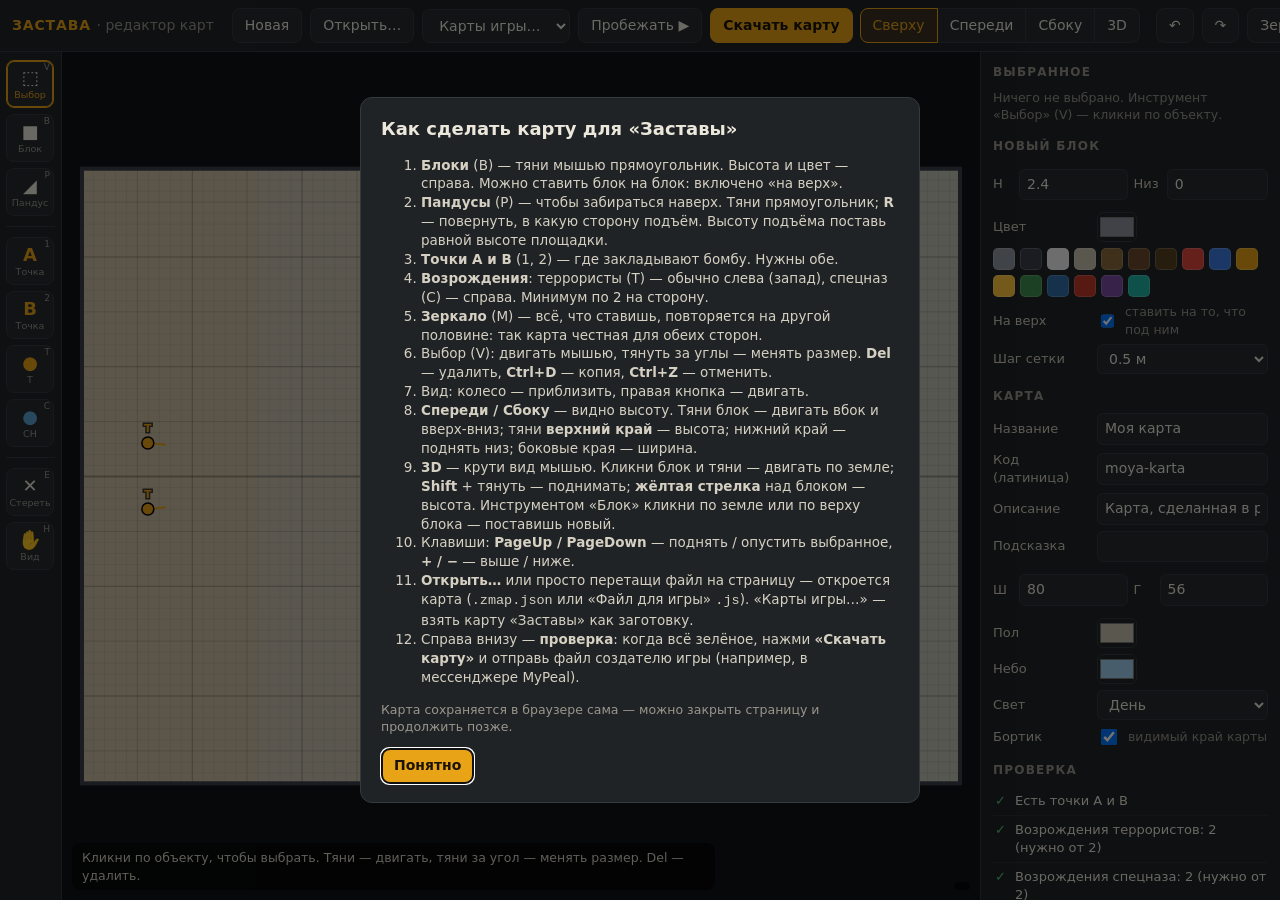
<file: editor/index.html>
<!DOCTYPE html>
<html lang="ru">
<head>
<meta charset="utf-8">
<meta name="viewport" content="width=device-width, initial-scale=1">
<title>Редактор карт — Застава</title>
<script type="importmap">
{ "imports": {
  "three": "https://cdn.jsdelivr.net/npm/three@0.169.0/build/three.module.js",
  "three/addons/": "https://cdn.jsdelivr.net/npm/three@0.169.0/examples/jsm/"
} }
</script>
<link rel="stylesheet" href="css/editor.css">
</head>
<body>
<header>
  <div class="logo">ЗАСТАВА <span>· редактор карт</span></div>
  <button class="btn" id="bNew" title="Начать новую карту">Новая</button>
  <button class="btn" id="bOpen" title="Открыть файл карты (.json)">Открыть…</button>
  <input type="file" id="fileIn" accept=".json,.zmap,.js,application/json,text/javascript" hidden>
  <select class="btn" id="officialMaps" title="Открыть карту игры как заготовку">
    <option value="">Карты игры…</option>
    <option value="arena">Арена</option>
    <option value="poligon">Полигон</option>
    <option value="port">Порт</option>
    <option value="karier">Карьер</option>
    <option value="depo">Депо</option>
    <option value="teplitsy">Теплицы</option>
    <option value="plotina">Плотина</option>
  </select>
  <button class="btn hide-sm" id="bSim" title="Пробежаться по этой карте от первого лица в симуляторе">Пробежать ▶</button>
  <button class="btn main" id="bSave" title="Скачать карту — этот файл отправляешь создателю">Скачать карту</button>
  <div class="views" id="views">
    <button class="btn on" data-view="top" title="Сверху — план (как раньше)">Сверху</button>
    <button class="btn" data-view="front" title="Спереди — видно высоту; тяни верх блока, чтобы менять высоту">Спереди</button>
    <button class="btn" data-view="side" title="Сбоку — видно высоту с другой стороны">Сбоку</button>
    <button class="btn" data-view="3d" title="3D: крутить вид, двигать блоки, тянуть жёлтую стрелку — высота">3D</button>
  </div>
  <div class="sp"></div>
  <button class="btn hide-sm" id="bUndo" title="Отменить (Ctrl+Z)">↶</button>
  <button class="btn hide-sm" id="bRedo" title="Вернуть (Ctrl+Y)">↷</button>
  <button class="btn" id="bMirror" title="Зеркально: всё, что ставишь, повторяется на другой стороне (M)">Зеркало</button>
  <button class="btn hide-sm" id="bGame" title="Для создателя игры: файл-модуль, который кладут в js/game/maps/">Файл для игры (.js)</button>
  <button class="btn" id="bHelp">?</button>
  <button class="btn" id="bProps" style="display:none">☰</button>
</header>

<div id="app">
  <nav id="tools">
    <button class="tool on" data-tool="select" title="Выбрать и двигать (V)"><kbd>V</kbd>⬚<small>Выбор</small></button>
    <button class="tool" data-tool="box" title="Блок / стена: тяни мышью (B)"><kbd>B</kbd>■<small>Блок</small></button>
    <button class="tool" data-tool="ramp" title="Пандус: тяни мышью, R — повернуть подъём (P)"><kbd>P</kbd>◢<small>Пандус</small></button>
    <div class="tools-sep"></div>
    <button class="tool" data-tool="siteA" title="Точка закладки A (1)"><kbd>1</kbd><b style="color:var(--accent)">A</b><small>Точка</small></button>
    <button class="tool" data-tool="siteB" title="Точка закладки B (2)"><kbd>2</kbd><b style="color:var(--accent)">B</b><small>Точка</small></button>
    <button class="tool" data-tool="spawnA" title="Возрождение террористов (T)"><kbd>T</kbd><b style="color:var(--t)">●</b><small>Т</small></button>
    <button class="tool" data-tool="spawnB" title="Возрождение спецназа (C)"><kbd>C</kbd><b style="color:var(--ct)">●</b><small>СН</small></button>
    <div class="tools-sep"></div>
    <button class="tool" data-tool="erase" title="Удалить: кликни по объекту (E)"><kbd>E</kbd>✕<small>Стереть</small></button>
    <button class="tool" data-tool="pan" title="Двигать вид (H). Или правая кнопка мыши"><kbd>H</kbd>✋<small>Вид</small></button>
  </nav>

  <main id="stage">
    <canvas id="plan"></canvas>
    <div id="view3d"></div>
    <div id="stageHint"></div>
    <div id="coords"></div>
  </main>

  <aside id="props">
    <h3>Выбранное</h3>
    <div id="selPanel" class="muted">Ничего не выбрано. Инструмент «Выбор» (V) — кликни по объекту.</div>

    <h3>Новый блок</h3>
    <div class="pair">
      <div class="row"><label>Н</label><input type="number" id="newH" value="2.4" step="0.1" min="0.1" title="Высота нового блока, м"></div>
      <div class="row"><label>Низ</label><input type="number" id="newY" value="0" step="0.1" min="0" title="На какой высоте низ блока, м"></div>
    </div>
    <div class="row"><label>Цвет</label><input type="color" id="newColor" value="#8e949e"></div>
    <div class="swatches" id="swatches"></div>
    <div class="row"><label>На верх</label><input type="checkbox" id="stackOn" checked><span class="muted">ставить на то, что под ним</span></div>
    <div class="row"><label>Шаг сетки</label><select id="snap"><option value="0.25">0.25 м</option><option value="0.5" selected>0.5 м</option><option value="1">1 м</option></select></div>

    <h3>Карта</h3>
    <div class="row"><label>Название</label><input type="text" id="mName" maxlength="40"></div>
    <div class="row"><label>Код (латиница)</label><input type="text" id="mId" maxlength="16"></div>
    <div class="row"><label>Описание</label><input type="text" id="mSub" maxlength="80"></div>
    <div class="row"><label>Подсказка</label><input type="text" id="mHint" maxlength="160"></div>
    <div class="pair">
      <div class="row"><label>Ш</label><input type="number" id="mW" min="30" max="200" step="2" title="Ширина карты, м"></div>
      <div class="row"><label>Г</label><input type="number" id="mD" min="30" max="200" step="2" title="Глубина карты, м"></div>
    </div>
    <div class="row"><label>Пол</label><input type="color" id="mFloor"></div>
    <div class="row"><label>Небо</label><input type="color" id="mSky"></div>
    <div class="row"><label>Свет</label><select id="mLight"><option value="day">День</option><option value="evening">Вечер</option><option value="night">Ночь</option></select></div>
    <div class="row"><label>Бортик</label><input type="checkbox" id="mBorder"><span class="muted">видимый край карты</span></div>

    <h3>Проверка</h3>
    <ul id="checks"></ul>
    <p class="muted" id="stat"></p>
  </aside>
</div>

<div id="toast"></div>

<dialog id="help">
  <h2>Как сделать карту для «Заставы»</h2>
  <ol>
    <li><b>Блоки</b> (B) — тяни мышью прямоугольник. Высота и цвет — справа. Можно ставить блок на блок: включено «на верх».</li>
    <li><b>Пандусы</b> (P) — чтобы забираться наверх. Тяни прямоугольник; <b>R</b> — повернуть, в какую сторону подъём. Высоту подъёма поставь равной высоте площадки.</li>
    <li><b>Точки A и B</b> (1, 2) — где закладывают бомбу. Нужны обе.</li>
    <li><b>Возрождения</b>: террористы (T) — обычно слева (запад), спецназ (C) — справа. Минимум по 2 на сторону.</li>
    <li><b>Зеркало</b> (M) — всё, что ставишь, повторяется на другой половине: так карта честная для обеих сторон.</li>
    <li>Выбор (V): двигать мышью, тянуть за углы — менять размер. <b>Del</b> — удалить, <b>Ctrl+D</b> — копия, <b>Ctrl+Z</b> — отменить.</li>
    <li>Вид: колесо — приблизить, правая кнопка — двигать.</li>
    <li><b>Спереди / Сбоку</b> — видно высоту. Тяни блок — двигать вбок и вверх-вниз; тяни <b>верхний край</b> — высота; нижний край — поднять низ; боковые края — ширина.</li>
    <li><b>3D</b> — крути вид мышью. Кликни блок и тяни — двигать по земле; <b>Shift</b> + тянуть — поднимать; <b>жёлтая стрелка</b> над блоком — высота. Инструментом «Блок» кликни по земле или по верху блока — поставишь новый.</li>
    <li>Клавиши: <b>PageUp / PageDown</b> — поднять / опустить выбранное, <b>+ / −</b> — выше / ниже.</li>
    <li><b>Открыть…</b> или просто перетащи файл на страницу — откроется карта (<code>.zmap.json</code> или «Файл для игры» <code>.js</code>). «Карты игры…» — взять карту «Заставы» как заготовку.</li>
    <li>Справа внизу — <b>проверка</b>: когда всё зелёное, нажми <b>«Скачать карту»</b> и отправь файл создателю игры (например, в мессенджере MyPeal).</li>
  </ol>
  <p class="muted">Карта сохраняется в браузере сама — можно закрыть страницу и продолжить позже.</p>
  <form method="dialog"><button class="btn main">Понятно</button></form>
</dialog>

<script type="module" src="js/main.js"></script>
</body>
</html>
</file>
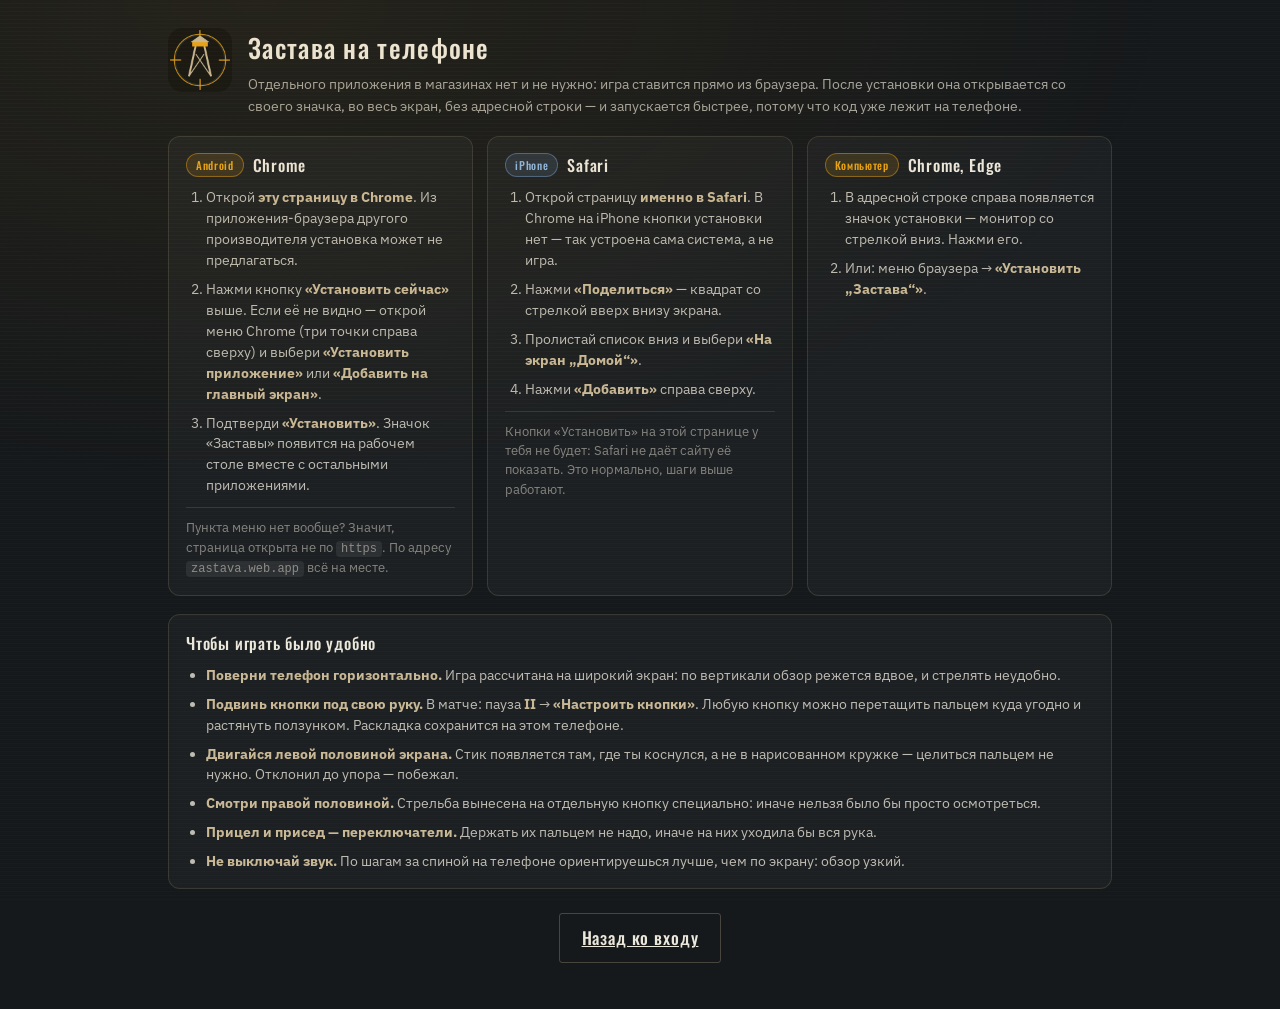
<file: install.html>
<!DOCTYPE html>
<html lang="ru">
<head>
<meta charset="utf-8">
<meta name="viewport" content="width=device-width, initial-scale=1, viewport-fit=cover">
<title>Застава — на телефон</title>

<link rel="manifest" href="manifest.webmanifest">
<meta name="theme-color" content="#0e1113">
<meta name="mobile-web-app-capable" content="yes">
<meta name="apple-mobile-web-app-capable" content="yes">
<meta name="apple-mobile-web-app-title" content="Застава">
<link rel="icon" href="icons/favicon-32.png" sizes="32x32">
<link rel="apple-touch-icon" href="icons/apple-touch-icon.png">

<link rel="preconnect" href="https://fonts.googleapis.com">
<link rel="preconnect" href="https://fonts.gstatic.com" crossorigin>
<link href="https://fonts.googleapis.com/css2?family=Oswald:wght@400;500;600&family=IBM+Plex+Sans:wght@400;500;600&display=swap&subset=cyrillic,latin" rel="stylesheet">

<link rel="stylesheet" href="css/base.css">
<link rel="stylesheet" href="css/install.css">
</head>
<body>

<div class="install-shell">

  <header class="install-top">
    <img src="icons/icon-192.png" alt="" width="64" height="64">
    <div>
      <h1>Застава на телефоне</h1>
      <p>
        Отдельного приложения в магазинах нет и не нужно: игра ставится прямо из
        браузера. После установки она открывается со своего значка, во весь
        экран, без адресной строки — и запускается быстрее, потому что код уже
        лежит на телефоне.
      </p>
    </div>
  </header>

  <div class="already" id="already" hidden>
    Игра уже открыта как приложение — ставить ничего не надо.
  </div>

  <button class="btn btn-main big-install" id="installBtn" type="button" hidden>
    Установить сейчас
  </button>

  <div class="cards">

    <section class="card">
      <h2><span class="badge">Android</span> Chrome</h2>
      <ol>
        <li>Открой <b>эту страницу в Chrome</b>. Из приложения-браузера другого
            производителя установка может не предлагаться.</li>
        <li>Нажми кнопку <b>«Установить сейчас»</b> выше. Если её не видно —
            открой меню Chrome (три точки справа сверху) и выбери
            <b>«Установить приложение»</b> или <b>«Добавить на главный экран»</b>.</li>
        <li>Подтверди <b>«Установить»</b>. Значок «Заставы» появится на рабочем
            столе вместе с остальными приложениями.</li>
      </ol>
      <p class="tip">
        Пункта меню нет вообще? Значит, страница открыта не по <code>https</code>.
        По адресу <code>zastava.web.app</code> всё на месте.
      </p>
    </section>

    <section class="card">
      <h2><span class="badge ios">iPhone</span> Safari</h2>
      <ol>
        <li>Открой страницу <b>именно в Safari</b>. В Chrome на iPhone кнопки
            установки нет — так устроена сама система, а не игра.</li>
        <li>Нажми <b>«Поделиться»</b> — квадрат со стрелкой вверх внизу экрана.</li>
        <li>Пролистай список вниз и выбери <b>«На экран „Домой“»</b>.</li>
        <li>Нажми <b>«Добавить»</b> справа сверху.</li>
      </ol>
      <p class="tip">
        Кнопки «Установить» на этой странице у тебя не будет: Safari не даёт
        сайту её показать. Это нормально, шаги выше работают.
      </p>
    </section>

    <section class="card">
      <h2><span class="badge">Компьютер</span> Chrome, Edge</h2>
      <ol>
        <li>В адресной строке справа появляется значок установки — монитор со
            стрелкой вниз. Нажми его.</li>
        <li>Или: меню браузера → <b>«Установить „Застава“»</b>.</li>
      </ol>
    </section>

  </div>

  <section class="card wide">
    <h2>Чтобы играть было удобно</h2>
    <ul>
      <li><b>Поверни телефон горизонтально.</b> Игра рассчитана на широкий
          экран: по вертикали обзор режется вдвое, и стрелять неудобно.</li>
      <li><b>Подвинь кнопки под свою руку.</b> В матче: пауза <b>II</b> →
          <b>«Настроить кнопки»</b>. Любую кнопку можно перетащить пальцем куда
          угодно и растянуть ползунком. Раскладка сохранится на этом телефоне.</li>
      <li><b>Двигайся левой половиной экрана.</b> Стик появляется там, где ты
          коснулся, а не в нарисованном кружке — целиться пальцем не нужно.
          Отклонил до упора — побежал.</li>
      <li><b>Смотри правой половиной.</b> Стрельба вынесена на отдельную кнопку
          специально: иначе нельзя было бы просто осмотреться.</li>
      <li><b>Прицел и присед — переключатели.</b> Держать их пальцем не надо,
          иначе на них уходила бы вся рука.</li>
      <li><b>Не выключай звук.</b> По шагам за спиной на телефоне ориентируешься
          лучше, чем по экрану: обзор узкий.</li>
    </ul>
  </section>

  <footer class="install-foot">
    <a class="btn btn-ghost" href="index.html">Назад ко входу</a>
  </footer>

</div>

<script type="module">
  import { registerServiceWorker, wireInstallButton, isInstalled, isIOS } from "./js/pwa.js";
  registerServiceWorker();
  if (isInstalled()) document.getElementById("already").hidden = false;
  // На iPhone кнопка вела бы на эту же страницу — шаги для Safari и так тут,
  // ниже. Поэтому там её просто нет.
  if (!isIOS()) wireInstallButton(document.getElementById("installBtn"));
</script>
</body>
</html>
</file>
<file: editor/css/editor.css>
/* editor.css — оформление редактора карт «Заставы». */
:root{
  --bg:#16191b; --panel:#1f2326; --panel2:#262b2f; --line:#343a3f; --text:#ece7db; --muted:#9a968c;
  --accent:#e8a317; --t:#e8a317; --ct:#5aa0d2; --danger:#e0473c; --ok:#58c27d; --r:8px;
}
*{box-sizing:border-box}
html,body{margin:0; height:100%; background:var(--bg); color:var(--text);
  font:14px/1.4 "Segoe UI", system-ui, sans-serif; overflow:hidden}
button,input,select{font:inherit; color:inherit}
header{height:52px; display:flex; align-items:center; gap:8px; padding:0 12px;
  background:var(--panel); border-bottom:1px solid var(--line)}
header .logo{font-weight:800; letter-spacing:.06em; color:var(--accent); margin-right:10px; white-space:nowrap}
header .logo span{color:var(--muted); font-weight:500; letter-spacing:0}
header .sp{flex:1}
.btn{background:var(--panel2); border:1px solid var(--line); border-radius:var(--r); padding:7px 12px;
  cursor:pointer; white-space:nowrap}
.btn:hover{border-color:#566}
.btn.main{background:var(--accent); color:#1b1406; border-color:var(--accent); font-weight:700}
.btn.on{border-color:var(--accent); color:var(--accent)}
#app{display:grid; grid-template-columns:62px 1fr 300px; height:calc(100% - 52px)}
#tools{background:var(--panel); border-right:1px solid var(--line); padding:8px 6px; display:flex;
  flex-direction:column; gap:6px; overflow-y:auto}
.tool{width:48px; height:48px; border-radius:var(--r); border:1px solid var(--line); background:var(--panel2);
  display:flex; flex-direction:column; align-items:center; justify-content:center; cursor:pointer; position:relative;
  font-size:18px; line-height:1}
.tool small{font-size:9.5px; color:var(--muted); margin-top:3px}
.tool kbd{position:absolute; right:3px; top:2px; font-size:9px; color:var(--muted); font-family:inherit}
.tool.on{border-color:var(--accent); box-shadow:0 0 0 1px var(--accent) inset}
.tool.on small{color:var(--accent)}
.tools-sep{height:1px; background:var(--line); margin:4px 0}
#stage{position:relative; overflow:hidden}
#plan{position:absolute; inset:0; width:100%; height:100%; display:block; cursor:crosshair}
#view3d{position:absolute; inset:0; display:none; background:#000}
#view3d.show{display:block}
#view3d canvas{display:block}
#stageHint{position:absolute; left:10px; bottom:10px; background:rgba(0,0,0,.55); padding:6px 10px;
  border-radius:var(--r); color:#d8d2c4; font-size:12.5px; pointer-events:none; max-width:70%}
#coords{position:absolute; right:10px; bottom:10px; background:rgba(0,0,0,.55); padding:4px 8px;
  border-radius:var(--r); font-size:12px; color:#cfc9bb; pointer-events:none}
#props{background:var(--panel); border-left:1px solid var(--line); overflow-y:auto; padding:10px 12px 40px}
#props h3{margin:14px 0 8px; font-size:12px; text-transform:uppercase; letter-spacing:.1em; color:var(--muted)}
#props h3:first-child{margin-top:2px}
.row{display:flex; align-items:center; gap:8px; margin:6px 0}
.row label{width:96px; color:#cfc9bb; font-size:13px; flex:none}
.row input[type=text], .row input[type=number], .row select{flex:1; min-width:0; background:var(--panel2);
  border:1px solid var(--line); border-radius:6px; padding:5px 7px}
.row input[type=color]{width:40px; height:30px; padding:0; border:1px solid var(--line); border-radius:6px; background:none}
.row input[type=checkbox]{width:16px; height:16px}
.pair{display:grid; grid-template-columns:minmax(0,1fr) minmax(0,1fr); gap:6px}
.pair .row{min-width:0}
.pair .row label{width:auto; min-width:18px; max-width:52px; overflow:hidden; text-overflow:ellipsis; white-space:nowrap}
.row input[type=number]{width:100%}
.swatches{display:flex; flex-wrap:wrap; gap:5px; margin:6px 0}
.swatches i{width:22px; height:22px; border-radius:5px; cursor:pointer; border:1px solid rgba(255,255,255,.18)}
.muted{color:var(--muted); font-size:12.5px}
#checks{list-style:none; padding:0; margin:0}
#checks li{padding:5px 0 5px 22px; position:relative; font-size:13px; border-bottom:1px solid #2a2f33}
#checks li::before{position:absolute; left:2px; top:5px; font-weight:800}
#checks li.ok::before{content:"✓"; color:var(--ok)}
#checks li.bad::before{content:"✗"; color:var(--danger)}
#checks li.warn::before{content:"!"; color:var(--accent); left:6px}
.selbox{background:var(--panel2); border:1px solid var(--line); border-radius:var(--r); padding:8px 10px}
.btnrow{display:flex; gap:6px; flex-wrap:wrap; margin-top:8px}
#toast{position:fixed; left:50%; top:64px; transform:translateX(-50%); background:#2c3236; border:1px solid var(--line);
  padding:8px 14px; border-radius:var(--r); opacity:0; transition:opacity .2s; pointer-events:none; z-index:10}
#toast.show{opacity:1}
dialog{background:var(--panel); color:var(--text); border:1px solid var(--line); border-radius:12px; max-width:560px; padding:18px 20px}
dialog::backdrop{background:rgba(0,0,0,.55)}
dialog h2{margin:0 0 10px; font-size:18px}
dialog p, dialog li{color:#d6d0c2; font-size:13.5px}
@media (max-width: 900px){
  #app{grid-template-columns:58px 1fr}
  #props{position:fixed; right:0; top:52px; bottom:0; width:280px; transform:translateX(100%); transition:transform .2s; z-index:5}
  #props.open{transform:none}
  header .hide-sm{display:none}
}

.views{display:flex; gap:0}
.views .btn{border-radius:0; margin-left:-1px}
.views .btn:first-child{border-radius:var(--r) 0 0 var(--r)}
.views .btn:last-child{border-radius:0 var(--r) var(--r) 0}
.views .btn.on{background:#3a3222; border-color:var(--accent); color:var(--accent); position:relative; z-index:1}
@media (max-width: 900px){ .views .btn{padding:7px 8px} }
</file>
<file: css/base.css>
/* base.css — токены, сброс, типографика, кнопки и поля.
   Всё, что переиспользуется и на экране входа, и потом в игре. */

:root{
  --concrete:#16191b;
  --concrete-2:#1e2325;
  --steel:#37444c;
  --sand:#c9b896;
  --crate:#7a6242;
  --paper:#ece7db;
  --signal:#e8a317;
  --danger:#d2503c;
  --ok:#6f9c5a;

  --line:rgba(201,184,150,.16);
  --muted:rgba(236,231,219,.5);
  --r:3px;

  --display:"Oswald",sans-serif;
  --body:"IBM Plex Sans",system-ui,sans-serif;
}

*{box-sizing:border-box}
html,body{height:100%}

body{
  margin:0;
  background:var(--concrete);
  color:var(--paper);
  font-family:var(--body);
  font-size:15px;
  line-height:1.5;
  -webkit-font-smoothing:antialiased;
}

/* лёгкая бетонная фактура фона */
body::before{
  content:"";
  position:fixed; inset:0; pointer-events:none; z-index:0;
  background:
    radial-gradient(120% 90% at 20% 0%, rgba(232,163,23,.07), transparent 60%),
    repeating-linear-gradient(0deg, rgba(255,255,255,.017) 0 1px, transparent 1px 4px);
}

/* ---------- поля ---------- */
.field{margin-bottom:14px}
.field label{display:block; font-size:13px; color:rgba(236,231,219,.6); margin-bottom:6px}
.field input{
  width:100%; padding:12px 13px;
  background:var(--concrete-2);
  border:1px solid rgba(201,184,150,.2);
  border-radius:var(--r);
  color:var(--paper);
  font-family:inherit; font-size:15px;
}
.field input:focus{
  outline:none;
  border-color:var(--signal);
  box-shadow:0 0 0 3px rgba(232,163,23,.16);
}
.field input::placeholder{color:rgba(236,231,219,.28)}

/* ---------- кнопки ---------- */
.btn{
  width:100%; padding:13px; cursor:pointer;
  border-radius:var(--r);
  font-family:var(--display);
  font-size:17px; font-weight:500; letter-spacing:.05em;
}
.btn-main{background:var(--signal); color:#1a1408; border:1px solid var(--signal); margin-top:6px}
.btn-main:hover{background:#f2b02a}
.btn-main:disabled{opacity:.55; cursor:default}

.btn-ghost{
  background:transparent; color:var(--paper);
  border:1px solid rgba(201,184,150,.28);
  display:flex; align-items:center; justify-content:center; gap:10px;
}
.btn-ghost:hover{border-color:rgba(201,184,150,.55)}
.btn:focus-visible{outline:2px solid var(--signal); outline-offset:3px}

.link{
  background:none; border:0; padding:0; margin-top:14px; cursor:pointer;
  color:var(--muted); font-family:inherit; font-size:13px; text-decoration:underline;
}
.link:hover{color:var(--paper)}
.link:focus-visible{outline:2px solid var(--signal); outline-offset:3px}

/* ---------- разделитель ---------- */
.split{
  display:flex; align-items:center; gap:12px;
  margin:20px 0; color:rgba(236,231,219,.32); font-size:12px;
}
.split::before,.split::after{content:""; flex:1; height:1px; background:var(--line)}

/* ---------- сообщения ---------- */
.note{margin-top:14px; padding:11px 13px; border-radius:var(--r); font-size:13.5px; display:none}
.note.show{display:block}
.note.err{background:rgba(210,80,60,.13); border:1px solid rgba(210,80,60,.4); color:#f0a99c}
.note.ok{background:rgba(111,156,90,.13); border:1px solid rgba(111,156,90,.4); color:#bcd9a9}

@media (prefers-reduced-motion:reduce){
  *{animation:none !important; transition:none !important}
}

/* ---------- миниатюры карт ----------
   Нарисованы градиентами, а не картинками: два лишних запроса к серверу ради
   двух квадратиков не нужны, а выглядят они одинаково на любом экране. */
.map-art{
  display:block; width:100%; aspect-ratio:130/86;
  border-radius:2px; position:relative; overflow:hidden;
}

/* Порт: яркие контейнеры рядами на светлом бетоне, синее небо сверху. */
.map-art.port{
  background:
    linear-gradient(180deg, #9fd0f0 0 22%, transparent 22%),
    repeating-linear-gradient(90deg, #c0392b 0 12px, #2e6ea6 12px 24px, #e07b24 24px 36px, #3f8f4f 36px 48px, #bdb6a6 48px 58px),
    #bdb6a6;
  background-size:100% 100%, 100% 30%, 100% 100%;
  background-position:0 0, 0 60%, 0 0;
  background-repeat:no-repeat;
}

/* Арена: светлая плитка, красная и синяя базы, серый пьедестал в центре. */
.map-art.arena{
  background:
    radial-gradient(closest-side at 50% 50%, #8e949e 0 16%, transparent 17%),
    linear-gradient(90deg, #e0473c 0 6%, transparent 6% 94%, #3a7be0 94%),
    linear-gradient(180deg, transparent 0 14%, #f2f3f5 14% 17%, transparent 17% 83%, #f2f3f5 83% 86%, transparent 86%),
    repeating-linear-gradient(0deg, rgba(0,0,0,.07) 0 1px, transparent 1px 14px),
    repeating-linear-gradient(90deg, rgba(0,0,0,.07) 0 1px, transparent 1px 14px),
    #d9dce2;
}

/* Полигон: белая арена с сеткой, цветные блоки, башня в центре. */
.map-art.poligon{
  background:
    radial-gradient(closest-side at 50% 50%, #2c3e70 0 13%, transparent 14%),
    radial-gradient(closest-side at 28% 30%, #1fb5a8 0 8%, transparent 9%),
    radial-gradient(closest-side at 72% 70%, #ff7a2f 0 8%, transparent 9%),
    radial-gradient(closest-side at 30% 72%, #e8457a 0 7%, transparent 8%),
    radial-gradient(closest-side at 70% 28%, #ffc93c 0 7%, transparent 8%),
    repeating-linear-gradient(0deg, rgba(0,0,0,.06) 0 1px, transparent 1px 12px),
    repeating-linear-gradient(90deg, rgba(0,0,0,.06) 0 1px, transparent 1px 12px),
    #eeeae0;
}

/* Карьер: пыльный полдень, уступы кольцом, тень от моста поперёк. */
.map-art.karier{
  background:
    linear-gradient(90deg, transparent 46%, rgba(90,60,30,.5) 46%, rgba(90,60,30,.5) 54%, transparent 54%),
    radial-gradient(closest-side at 50% 52%, #5d6357 0 20%, #a99a7c 21% 42%, #bdae90 43% 66%, #cabb9c 67% 100%),
    #c9b896;
}

/* Теплицы: утро, четыре стеклянных прямоугольника вокруг двора. */
.map-art.teplitsy{
  background:
    linear-gradient(0deg, transparent 47%, rgba(185,195,192,.55) 47%, rgba(185,195,192,.55) 53%, transparent 53%),
    linear-gradient(90deg, transparent 47%, rgba(185,195,192,.55) 47%, rgba(185,195,192,.55) 53%, transparent 53%),
    repeating-linear-gradient(90deg, rgba(200,228,230,.55) 0 7px, rgba(120,150,150,.25) 7px 10px),
    #574b39;
}

/* Плотина: серый гребень поперёк, уступы вниз, тёмная вода сверху. */
.map-art.plotina{
  background:
    linear-gradient(180deg, #2c5568 0 30%, #b6b4a8 30% 38%, #9d9c91 38% 50%,
                            #8c8b81 50% 62%, #7b7a71 62% 74%, #6a6d68 74% 100%),
    #6a6d68;
}

/* Депо: ночь, пятна фонарей, светлая полоса поворотного круга. */
.map-art.depo{
  background:
    radial-gradient(closest-side at 50% 50%, rgba(255,180,92,.5) 0 14%, transparent 15%),
    radial-gradient(closest-side at 18% 26%, rgba(255,180,92,.32) 0 9%, transparent 10%),
    radial-gradient(closest-side at 82% 74%, rgba(255,180,92,.32) 0 9%, transparent 10%),
    repeating-linear-gradient(90deg, #3a3330 0 9px, #23211f 9px 22px),
    #16191b;
}

/* ---------- прицел ----------
   Здесь, а не в game.css: тот же прицел показывается в лобби, во вкладке
   «Настройки», и должен выглядеть там ровно так же, как в бою. Вид задаётся
   классом cross-* на body, цвет и размер — переменными (см. settings.js). */
#cross, .cross-preview{
  --c: var(--cross-color, rgba(236,231,219,.85));
  width:22px; height:22px; pointer-events:none;
  transform:translate(-50%,-50%) scale(var(--cross-scale, 1));
}
#cross{position:fixed; left:50%; top:50%}
.cross-preview{position:absolute; left:50%; top:50%}
#cross i, .cross-preview i{position:absolute; background:var(--c); box-shadow:0 0 2px rgba(0,0,0,.8)}
#cross i:nth-child(1), .cross-preview i:nth-child(1){left:50%; top:0;   width:1.5px; height:7px; margin-left:-.75px}
#cross i:nth-child(2), .cross-preview i:nth-child(2){left:50%; bottom:0;width:1.5px; height:7px; margin-left:-.75px}
#cross i:nth-child(3), .cross-preview i:nth-child(3){top:50%; left:0;   height:1.5px; width:7px; margin-top:-.75px}
#cross i:nth-child(4), .cross-preview i:nth-child(4){top:50%; right:0;  height:1.5px; width:7px; margin-top:-.75px}
#cross::after, .cross-preview::after{
  content:""; position:absolute; left:50%; top:50%; width:4px; height:4px; margin:-2px;
  border-radius:50%; background:var(--c); box-shadow:0 0 2px rgba(0,0,0,.8); display:none;
}
#cross::before, .cross-preview::before{
  content:""; position:absolute; inset:2px; border-radius:50%;
  border:1.5px solid var(--c); box-shadow:0 0 2px rgba(0,0,0,.6); display:none;
}
.cross-dot #cross i, .cross-dot .cross-preview i{display:none}
.cross-dot #cross::after, .cross-dot .cross-preview::after{display:block}
.cross-circle #cross i, .cross-circle .cross-preview i{display:none}
.cross-circle #cross::before, .cross-circle .cross-preview::before,
.cross-circle #cross::after, .cross-circle .cross-preview::after{display:block}
.cross-tee #cross i:nth-child(1), .cross-tee .cross-preview i:nth-child(1){display:none}

/* ---------- кнопка Google ----------
   Белая, с цветным «G» — так её узнают с первого взгляда; своя стилизация
   под игру тут вредна: человек ищет глазами привычную кнопку. */
.btn-google{
  display:flex; align-items:center; justify-content:center; gap:10px;
  background:#fff; color:#1f1f1f; border:1px solid #dadce0;
  font-family:var(--body); font-weight:600; letter-spacing:0; text-transform:none;
}
.btn-google:hover{background:#f3f5f7}
.btn-google svg{width:20px; height:20px; flex-shrink:0}
.btn-google:disabled{opacity:.6; cursor:default}
.or{display:flex; align-items:center; gap:12px; color:var(--muted); font-size:12px; margin:12px 0}
.or::before, .or::after{content:""; flex:1; height:1px; background:var(--line)}

/* Атрибут hidden должен прятать всегда. Браузер прячет его через
   display:none, и любой наш display (у .btn-ghost — flex) это перебивал:
   кнопка «Привязать MyPeal» торчала у того, кто и так вошёл через MyPeal. */
[hidden]{display:none !important}
</file>
<file: css/install.css>
/* install.css — страница «как поставить на телефон».
   Читают её чаще всего с того самого телефона, поэтому одна колонка, крупный
   шрифт и никаких горизонтальных таблиц. */

.install-shell{
  max-width:980px; margin:0 auto; padding:28px 18px 48px;
  display:flex; flex-direction:column; gap:18px;
}

.install-top{display:flex; gap:16px; align-items:flex-start}
.install-top img{border-radius:14px; flex-shrink:0}
.install-top h1{
  font-family:var(--display); font-weight:500; font-size:26px;
  letter-spacing:.05em; margin:0 0 6px;
}
.install-top p{margin:0; font-size:14px; line-height:1.6; color:rgba(236,231,219,.68)}

.already{
  padding:11px 14px; border-radius:9px; font-size:13.5px;
  background:rgba(120,190,120,.1); border:1px solid rgba(120,190,120,.35);
  color:#a9d6a3;
}

.big-install{max-width:340px; padding:14px 18px; font-size:15px}

.cards{
  display:grid; gap:14px;
  grid-template-columns:repeat(auto-fit, minmax(280px, 1fr));
}

.card{
  padding:16px 17px; border-radius:12px;
  background:rgba(255,255,255,.03);
  border:1px solid rgba(201,184,150,.16);
}
.card.wide{grid-column:1 / -1}
.card h2{
  display:flex; align-items:center; gap:9px; margin:0 0 10px;
  font-family:var(--display); font-weight:500; font-size:16px; letter-spacing:.05em;
}
.badge{
  padding:3px 9px; border-radius:999px; font-size:11px; letter-spacing:.06em;
  background:rgba(232,163,23,.14); border:1px solid rgba(232,163,23,.45);
  color:var(--signal);
}
.badge.ios{
  background:rgba(120,160,210,.14); border-color:rgba(120,160,210,.45); color:#8fb6df;
}

.card ol, .card ul{margin:0; padding-left:20px; display:flex; flex-direction:column; gap:8px}
.card li{font-size:13.5px; line-height:1.55; color:rgba(236,231,219,.78)}
.card li b{color:var(--sand, #ece7db)}
.card code{
  padding:1px 5px; border-radius:4px; font-size:12px;
  background:rgba(255,255,255,.07);
}
.tip{
  margin:11px 0 0; padding-top:10px; font-size:12.5px; line-height:1.55;
  border-top:1px solid rgba(201,184,150,.14);
  color:rgba(236,231,219,.5);
}

.install-foot{display:flex; justify-content:center; margin-top:6px}
.install-foot .btn{width:auto; padding:11px 22px}

@media (max-width: 520px){
  .install-top{flex-direction:column; gap:12px}
  .install-top h1{font-size:22px}
}
</file>
